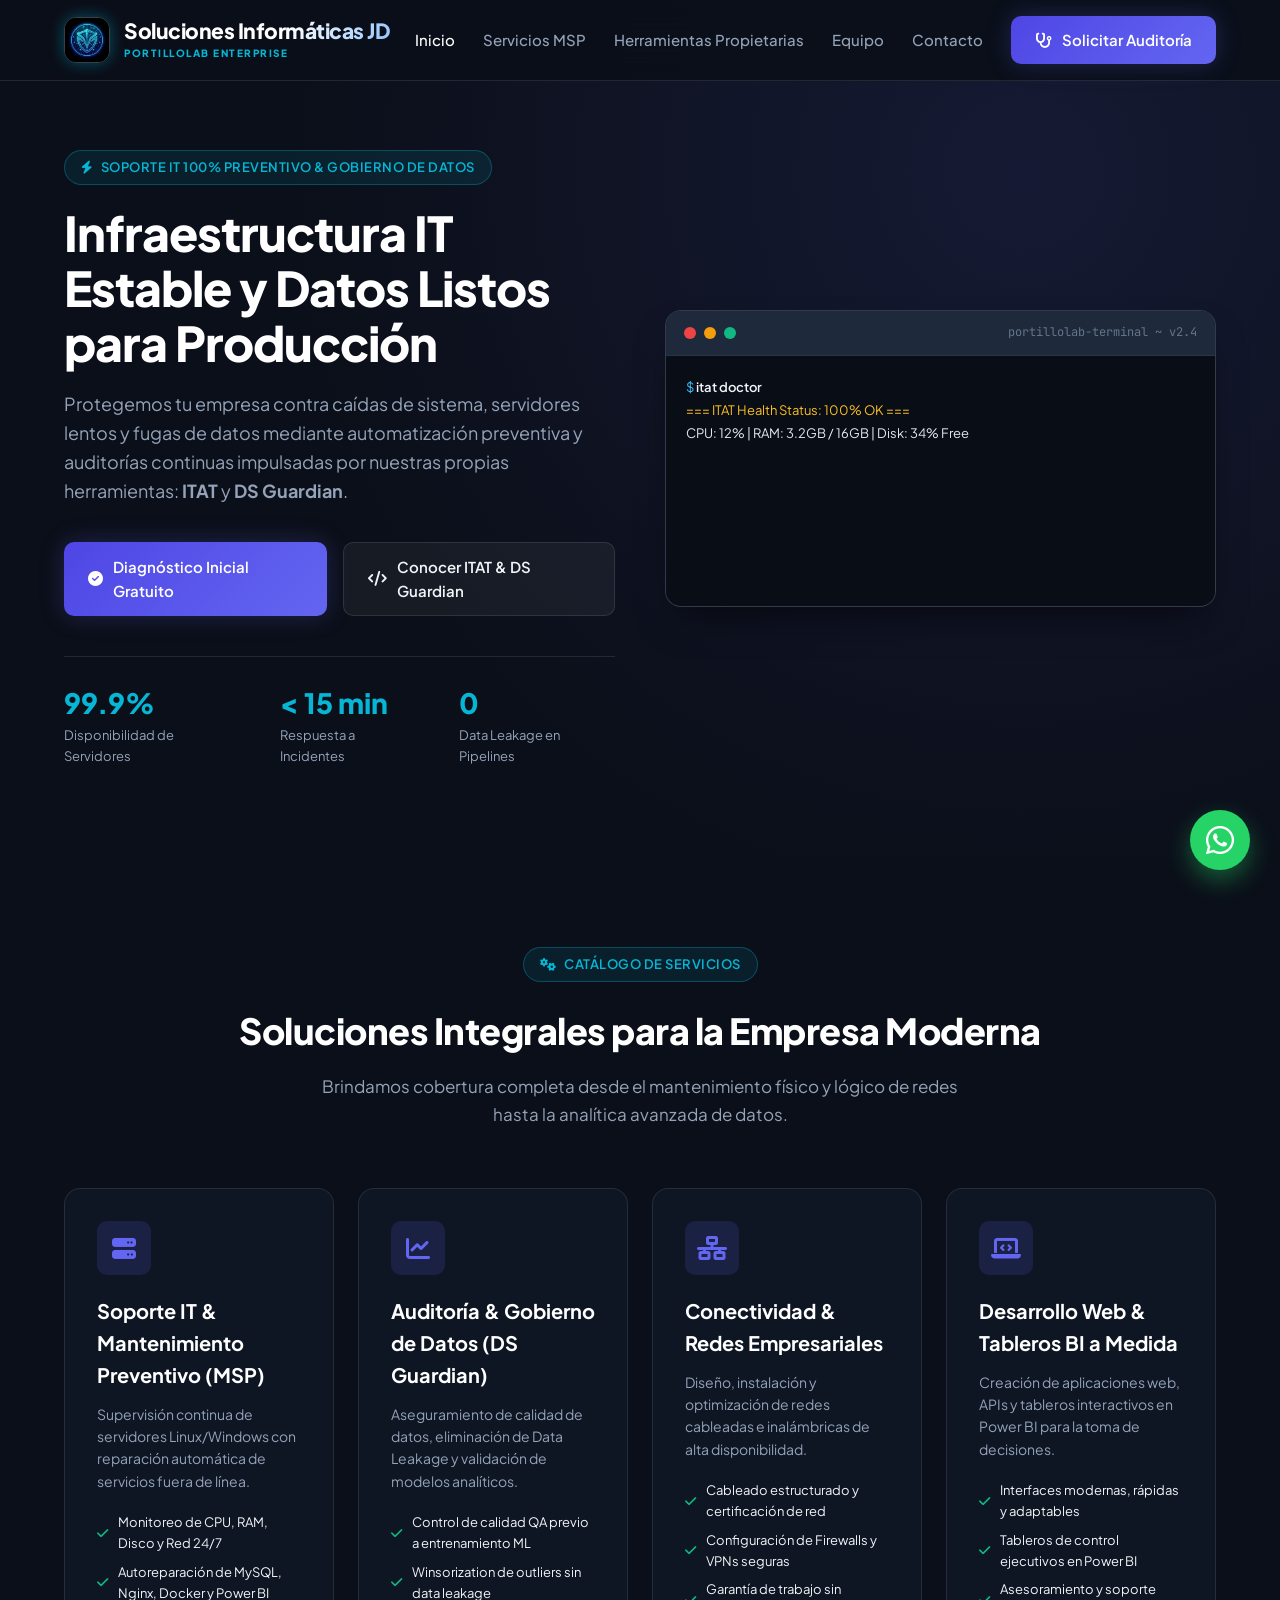
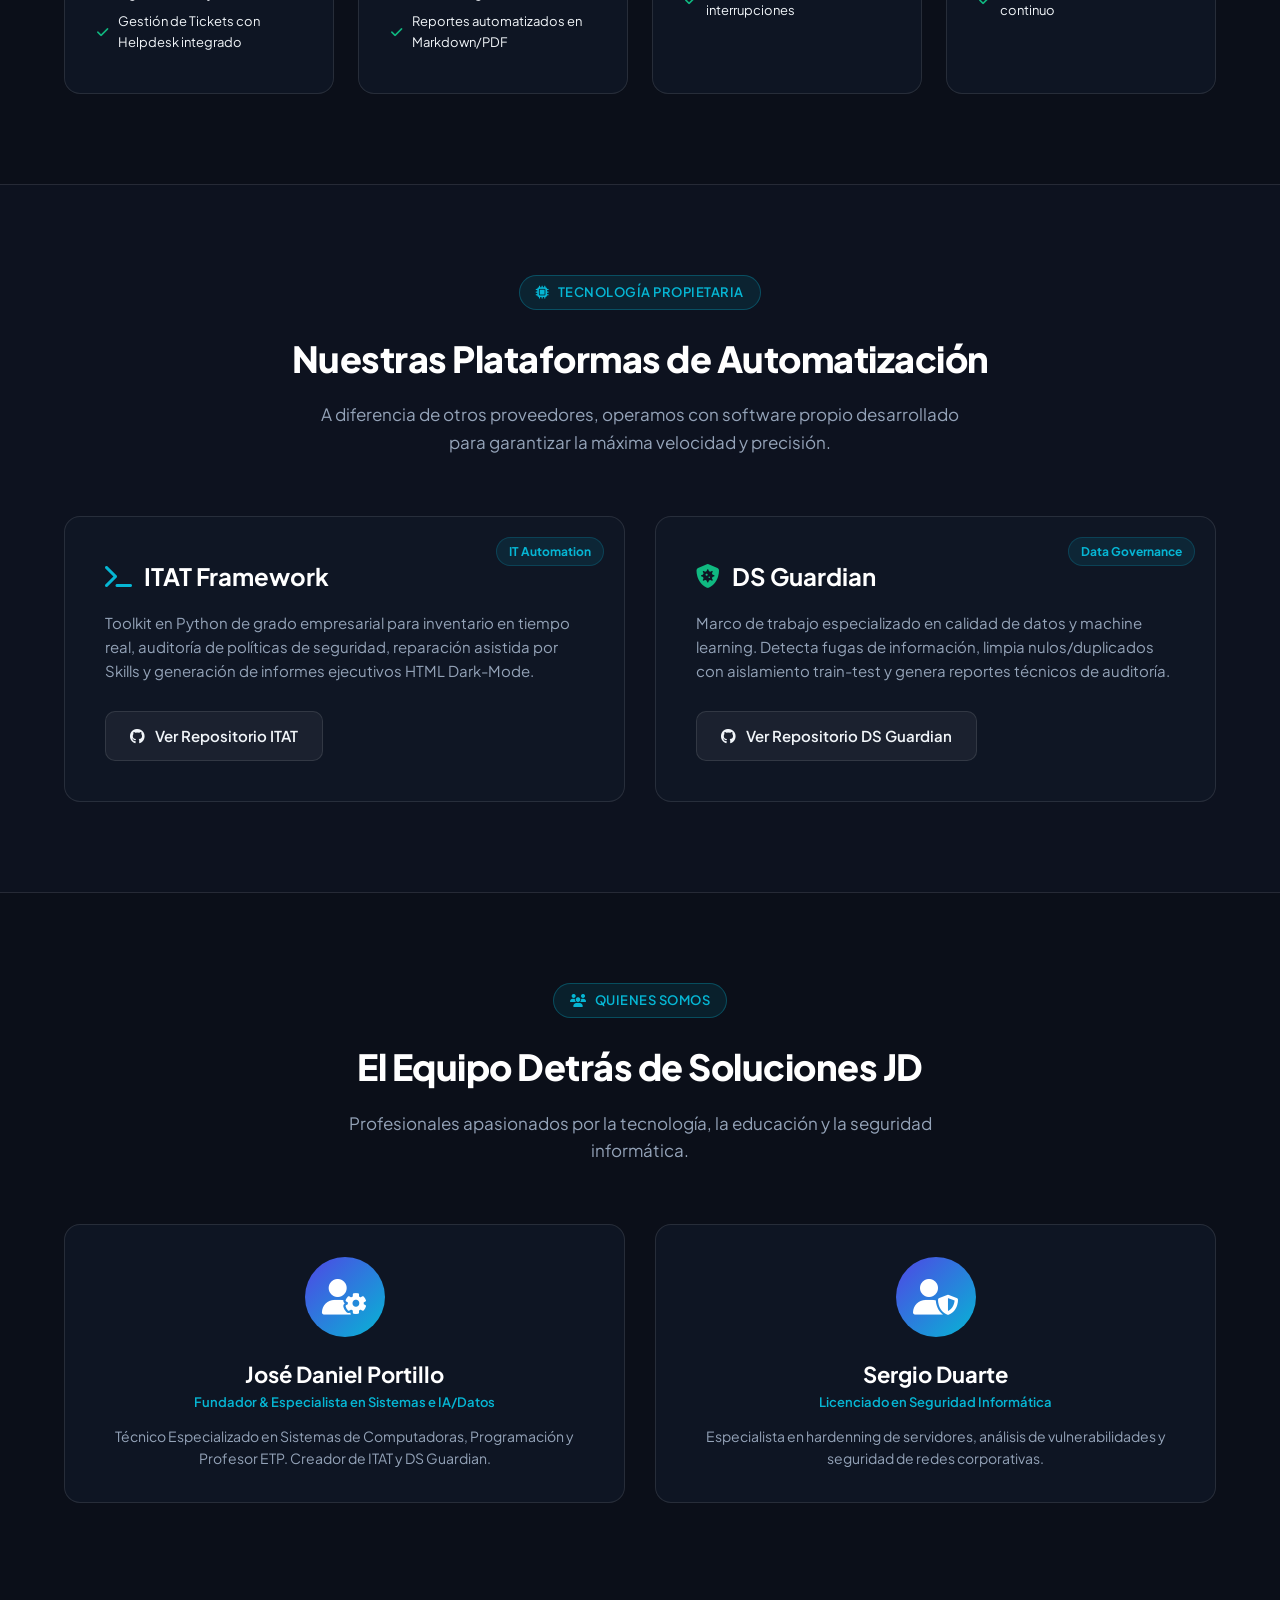
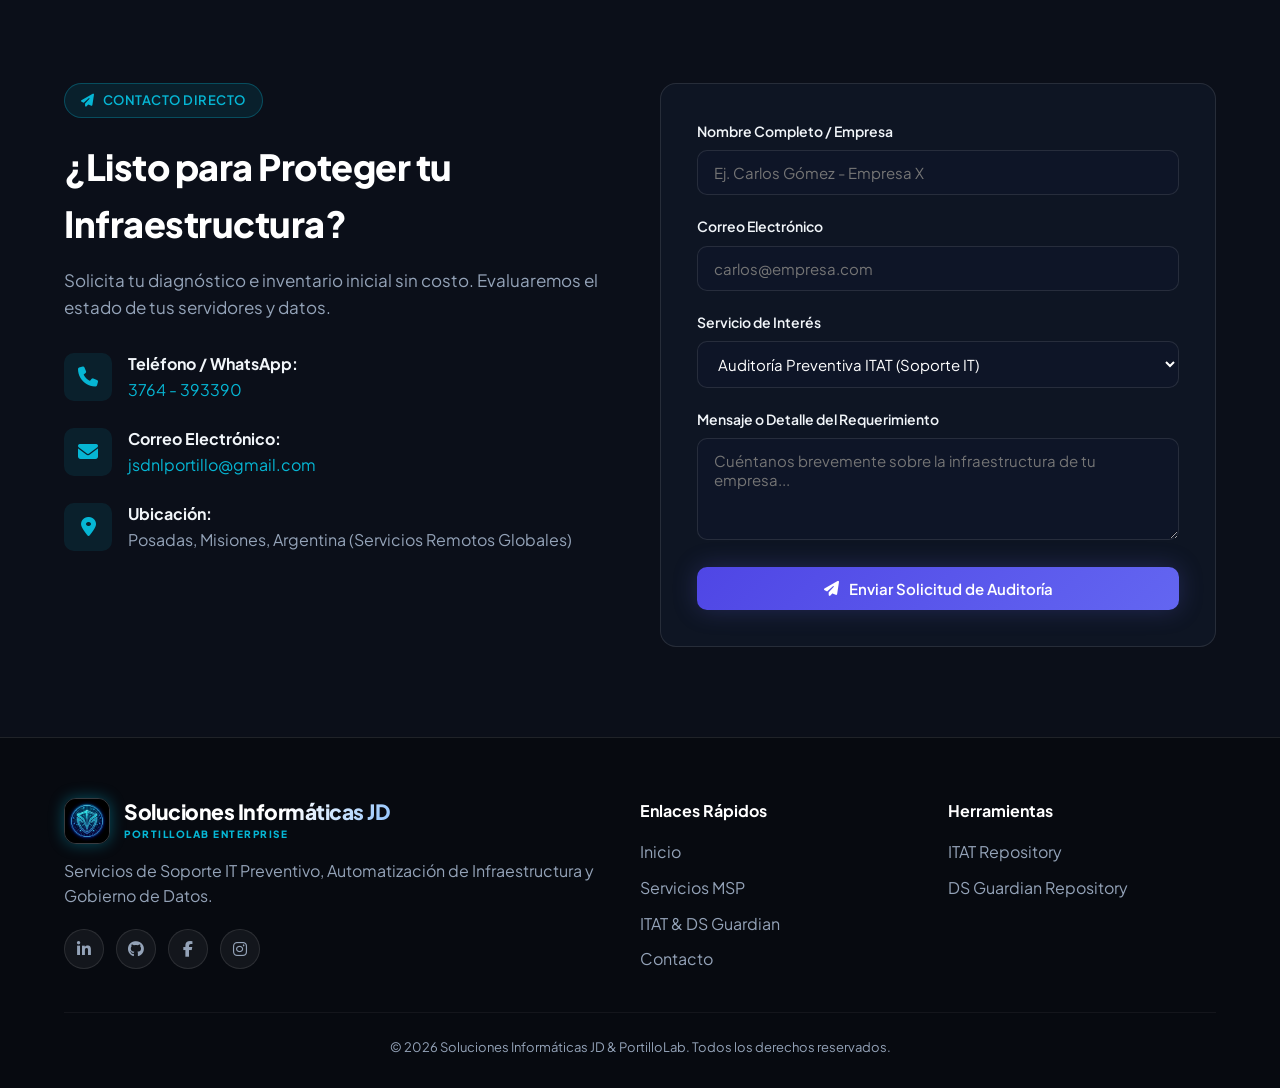
<file: index.html>
<!DOCTYPE html>
<html lang="es">

<head>
  <meta charset="utf-8">
  <meta name="viewport" content="width=device-width, initial-scale=1.0">
  <title>Soluciones Informáticas JD & PortilloLab | Soporte IT, Automatización y Datos</title>
  <meta name="description" content="Servicios profesionales de soporte IT preventivo, auditoría de infraestructura y gobierno de datos. Creadores de ITAT y DS Guardian.">
  <link rel="icon" type="image/x-icon" href="favicon_1.ico">
  <link rel="stylesheet" href="https://cdnjs.cloudflare.com/ajax/libs/font-awesome/6.5.1/css/all.min.css">
  <link rel="stylesheet" href="style.css">
  <script src="main.js" defer></script>
</head>

<body>

  <!-- Header & Glass Navigation -->
  <header>
    <div class="container nav-container">
      <a href="#" class="logo" id="logoLink">
        <img src="logo_jd.png" alt="Soluciones Informáticas JD" class="logo-img">
        <div class="logo-text">
          <span class="logo-title">Soluciones Informáticas JD</span>
          <span class="logo-subtitle">PortilloLab Enterprise</span>
        </div>
      </a>

      <button class="nav-toggle" id="navToggle" aria-label="Abrir Menú">
        <i class="fa-solid fa-bars"></i>
      </button>

      <ul class="nav-menu" id="navMenu">
        <li><a href="#inicio" class="nav-link active" id="navInicio">Inicio</a></li>
        <li><a href="#servicios" class="nav-link" id="navServicios">Servicios MSP</a></li>
        <li><a href="#herramientas" class="nav-link" id="navHerramientas">Herramientas Propietarias</a></li>
        <li><a href="#nosotros" class="nav-link" id="navNosotros">Equipo</a></li>
        <li><a href="#contacto" class="nav-link" id="navContacto">Contacto</a></li>
        <li><a href="#contacto" class="btn btn-primary" id="navCTA"><i class="fa-solid fa-stethoscope"></i> Solicitar Auditoría</a></li>
      </ul>
    </div>
  </header>

  <!-- Hero Section -->
  <section id="inicio" class="hero">
    <div class="container hero-grid">
      <div>
        <div class="badge"><i class="fa-solid fa-bolt"></i> Soporte IT 100% Preventivo & Gobierno de Datos</div>
        <h1 class="hero-title">Infraestructura IT Estable y Datos Listos para Producción</h1>
        <p class="hero-subtitle">
          Protegemos tu empresa contra caídas de sistema, servidores lentos y fugas de datos mediante automatización preventiva y auditorías continuas impulsadas por nuestras propias herramientas: <strong>ITAT</strong> y <strong>DS Guardian</strong>.
        </p>

        <div class="hero-cta">
          <a href="#contacto" class="btn btn-primary" id="heroBtnAudit">
            <i class="fa-solid fa-circle-check"></i> Diagnóstico Inicial Gratuito
          </a>
          <a href="#herramientas" class="btn btn-secondary" id="heroBtnTools">
            <i class="fa-solid fa-code"></i> Conocer ITAT & DS Guardian
          </a>
        </div>

        <div class="hero-stats">
          <div class="stat-item">
            <span class="stat-number">99.9%</span>
            <span class="stat-label">Disponibilidad de Servidores</span>
          </div>
          <div class="stat-item">
            <span class="stat-number">&lt; 15 min</span>
            <span class="stat-label">Respuesta a Incidentes</span>
          </div>
          <div class="stat-item">
            <span class="stat-number">0</span>
            <span class="stat-label">Data Leakage en Pipelines</span>
          </div>
        </div>
      </div>

      <!-- Live Terminal / Console Card Preview -->
      <div class="console-card">
        <div class="console-header">
          <div class="console-btn btn-red"></div>
          <div class="console-btn btn-yellow"></div>
          <div class="console-btn btn-green"></div>
          <span class="console-title">portillolab-terminal ~ v2.4</span>
        </div>
        <div class="console-body" id="consoleBody">
          <!-- Dynamic Terminal Content via main.js -->
        </div>
      </div>
    </div>
  </section>

  <!-- Services Section -->
  <section id="servicios" class="section">
    <div class="container">
      <div class="section-header text-center">
        <div class="badge"><i class="fa-solid fa-gears"></i> Catálogo de Servicios</div>
        <h2 class="section-title">Soluciones Integrales para la Empresa Moderna</h2>
        <p class="section-subtitle">Brindamos cobertura completa desde el mantenimiento físico y lógico de redes hasta la analítica avanzada de datos.</p>
      </div>

      <div class="services-grid">
        <!-- Service 1 -->
        <div class="service-card" id="cardMSP">
          <div class="service-icon"><i class="fa-solid fa-server"></i></div>
          <h3 class="service-title">Soporte IT & Mantenimiento Preventivo (MSP)</h3>
          <p class="service-desc">Supervisión continua de servidores Linux/Windows con reparación automática de servicios fuera de línea.</p>
          <ul class="service-features">
            <li><i class="fa-solid fa-check"></i> Monitoreo de CPU, RAM, Disco y Red 24/7</li>
            <li><i class="fa-solid fa-check"></i> Autoreparación de MySQL, Nginx, Docker y Power BI</li>
            <li><i class="fa-solid fa-check"></i> Gestión de Tickets con Helpdesk integrado</li>
          </ul>
        </div>

        <!-- Service 2 -->
        <div class="service-card" id="cardData">
          <div class="service-icon"><i class="fa-solid fa-chart-line"></i></div>
          <h3 class="service-title">Auditoría & Gobierno de Datos (DS Guardian)</h3>
          <p class="service-desc">Aseguramiento de calidad de datos, eliminación de Data Leakage y validación de modelos analíticos.</p>
          <ul class="service-features">
            <li><i class="fa-solid fa-check"></i> Control de calidad QA previo a entrenamiento ML</li>
            <li><i class="fa-solid fa-check"></i> Winsorization de outliers sin data leakage</li>
            <li><i class="fa-solid fa-check"></i> Reportes automatizados en Markdown/PDF</li>
          </ul>
        </div>

        <!-- Service 3 -->
        <div class="service-card" id="cardNet">
          <div class="service-icon"><i class="fa-solid fa-network-wired"></i></div>
          <h3 class="service-title">Conectividad & Redes Empresariales</h3>
          <p class="service-desc">Diseño, instalación y optimización de redes cableadas e inalámbricas de alta disponibilidad.</p>
          <ul class="service-features">
            <li><i class="fa-solid fa-check"></i> Cableado estructurado y certificación de red</li>
            <li><i class="fa-solid fa-check"></i> Configuración de Firewalls y VPNs seguras</li>
            <li><i class="fa-solid fa-check"></i> Garantía de trabajo sin interrupciones</li>
          </ul>
        </div>

        <!-- Service 4 -->
        <div class="service-card" id="cardDev">
          <div class="service-icon"><i class="fa-solid fa-laptop-code"></i></div>
          <h3 class="service-title">Desarrollo Web & Tableros BI a Medida</h3>
          <p class="service-desc">Creación de aplicaciones web, APIs y tableros interactivos en Power BI para la toma de decisiones.</p>
          <ul class="service-features">
            <li><i class="fa-solid fa-check"></i> Interfaces modernas, rápidas y adaptables</li>
            <li><i class="fa-solid fa-check"></i> Tableros de control ejecutivos en Power BI</li>
            <li><i class="fa-solid fa-check"></i> Asesoramiento y soporte continuo</li>
          </ul>
        </div>
      </div>
    </div>
  </section>

  <!-- Frameworks / Proprietary Tools Showcase -->
  <section id="herramientas" class="section tools-showcase">
    <div class="container">
      <div class="section-header text-center">
        <div class="badge"><i class="fa-solid fa-microchip"></i> Tecnología Propietaria</div>
        <h2 class="section-title">Nuestras Plataformas de Automatización</h2>
        <p class="section-subtitle">A diferencia de otros proveedores, operamos con software propio desarrollado para garantizar la máxima velocidad y precisión.</p>
      </div>

      <div class="tools-grid">
        <!-- Tool 1: ITAT -->
        <div class="tool-box" id="boxITAT">
          <span class="tool-badge">IT Automation</span>
          <h3 class="tool-title"><i class="fa-solid fa-terminal text-cyan"></i> ITAT Framework</h3>
          <p class="tool-desc">Toolkit en Python de grado empresarial para inventario en tiempo real, auditoría de políticas de seguridad, reparación asistida por Skills y generación de informes ejecutivos HTML Dark-Mode.</p>
          <a href="https://github.com/PortilloLab/it-automation-toolkit" target="_blank" class="btn btn-secondary" id="btnGithubITAT">
            <i class="fa-brands fa-github"></i> Ver Repositorio ITAT
          </a>
        </div>

        <!-- Tool 2: DS Guardian -->
        <div class="tool-box" id="boxDSGuardian">
          <span class="tool-badge">Data Governance</span>
          <h3 class="tool-title"><i class="fa-solid fa-shield-virus text-emerald"></i> DS Guardian</h3>
          <p class="tool-desc">Marco de trabajo especializado en calidad de datos y machine learning. Detecta fugas de información, limpia nulos/duplicados con aislamiento train-test y genera reportes técnicos de auditoría.</p>
          <a href="https://github.com/PortilloLab/ds_guardian" target="_blank" class="btn btn-secondary" id="btnGithubDSG">
            <i class="fa-brands fa-github"></i> Ver Repositorio DS Guardian
          </a>
        </div>
      </div>
    </div>
  </section>

  <!-- Team Section -->
  <section id="nosotros" class="section">
    <div class="container">
      <div class="section-header text-center">
        <div class="badge"><i class="fa-solid fa-users"></i> Quienes Somos</div>
        <h2 class="section-title">El Equipo Detrás de Soluciones JD</h2>
        <p class="section-subtitle">Profesionales apasionados por la tecnología, la educación y la seguridad informática.</p>
      </div>

      <div class="team-grid">
        <!-- Member 1 -->
        <div class="team-card" id="teamJose">
          <div class="team-avatar"><i class="fa-solid fa-user-gear"></i></div>
          <h3 class="team-name">José Daniel Portillo</h3>
          <p class="team-role">Fundador & Especialista en Sistemas e IA/Datos</p>
          <p class="team-bio">Técnico Especializado en Sistemas de Computadoras, Programación y Profesor ETP. Creador de ITAT y DS Guardian.</p>
        </div>

        <!-- Member 2 -->
        <div class="team-card" id="teamSergio">
          <div class="team-avatar"><i class="fa-solid fa-user-shield"></i></div>
          <h3 class="team-name">Sergio Duarte</h3>
          <p class="team-role">Licenciado en Seguridad Informática</p>
          <p class="team-bio">Especialista en hardenning de servidores, análisis de vulnerabilidades y seguridad de redes corporativas.</p>
        </div>
      </div>
    </div>
  </section>

  <!-- Contact Section -->
  <section id="contacto" class="section">
    <div class="container">
      <div class="contact-grid">
        <div>
          <div class="badge"><i class="fa-solid fa-paper-plane"></i> Contacto Directo</div>
          <h2 class="section-title">¿Listo para Proteger tu Infraestructura?</h2>
          <p class="section-subtitle" style="text-align: left;">Solicita tu diagnóstico e inventario inicial sin costo. Evaluaremos el estado de tus servidores y datos.</p>

          <div class="contact-info-list">
            <div class="contact-info-item">
              <div class="contact-icon"><i class="fa-solid fa-phone"></i></div>
              <div>
                <strong>Teléfono / WhatsApp:</strong>
                <p class="text-cyan">3764 - 393390</p>
              </div>
            </div>

            <div class="contact-info-item">
              <div class="contact-icon"><i class="fa-solid fa-envelope"></i></div>
              <div>
                <strong>Correo Electrónico:</strong>
                <p class="text-cyan">jsdnlportillo@gmail.com</p>
              </div>
            </div>

            <div class="contact-info-item">
              <div class="contact-icon"><i class="fa-solid fa-location-dot"></i></div>
              <div>
                <strong>Ubicación:</strong>
                <p class="text-muted">Posadas, Misiones, Argentina (Servicios Remotos Globales)</p>
              </div>
            </div>
          </div>
        </div>

        <!-- Contact Form -->
        <div class="contact-form">
          <form id="auditForm" action="procesar_contacto.php" method="POST">
            <div class="form-group">
              <label for="formName" class="form-label">Nombre Completo / Empresa</label>
              <input type="text" id="formName" name="nombre" class="form-input" placeholder="Ej. Carlos Gómez - Empresa X" required>
            </div>

            <div class="form-group">
              <label for="formEmail" class="form-label">Correo Electrónico</label>
              <input type="email" id="formEmail" name="email" class="form-input" placeholder="carlos@empresa.com" required>
            </div>

            <div class="form-group">
              <label for="formService" class="form-label">Servicio de Interés</label>
              <select id="formService" name="servicio" class="form-select">
                <option value="Auditoría Preventiva ITAT">Auditoría Preventiva ITAT (Soporte IT)</option>
                <option value="Auditoría de Datos DS Guardian">Auditoría & Gobierno de Datos (DS Guardian)</option>
                <option value="Conectividad y Redes">Conectividad, Firewalls y Redes</option>
                <option value="Desarrollo Web / Power BI">Desarrollo Web / Tableros Power BI</option>
              </select>
            </div>

            <div class="form-group">
              <label for="formMessage" class="form-label">Mensaje o Detalle del Requerimiento</label>
              <textarea id="formMessage" name="mensaje" class="form-textarea" rows="4" placeholder="Cuéntanos brevemente sobre la infraestructura de tu empresa..." required></textarea>
            </div>

            <button type="submit" class="btn btn-primary" style="width: 100%;" id="btnSubmitForm">
              <i class="fa-solid fa-paper-plane"></i> Enviar Solicitud de Auditoría
            </button>
            <div id="formResponse" style="display: none;"></div>
          </form>
        </div>
      </div>
    </div>
  </section>

  <!-- Footer -->
  <footer>
    <div class="container">
      <div class="footer-grid">
        <div>
          <div class="logo" style="margin-bottom: 14px;">
            <img src="logo_jd.png" alt="Soluciones Informáticas JD" class="logo-img">
            <div class="logo-text">
              <span class="logo-title">Soluciones Informáticas JD</span>
              <span class="logo-subtitle">PortilloLab Enterprise</span>
            </div>
          </div>
          <p class="text-muted">Servicios de Soporte IT Preventivo, Automatización de Infraestructura y Gobierno de Datos.</p>
          <div class="footer-socials">
            <a href="https://www.linkedin.com/in/jos%C3%A9-daniel-portillo-84657025/" target="_blank" class="social-btn" aria-label="LinkedIn"><i class="fa-brands fa-linkedin-in"></i></a>
            <a href="https://github.com/PortilloLab" target="_blank" class="social-btn" aria-label="GitHub"><i class="fa-brands fa-github"></i></a>
            <a href="https://www.facebook.com/harsoftec/" target="_blank" class="social-btn" aria-label="Facebook"><i class="fa-brands fa-facebook-f"></i></a>
            <a href="https://www.instagram.com/#reactivated" target="_blank" class="social-btn" aria-label="Instagram"><i class="fa-brands fa-instagram"></i></a>
          </div>
        </div>

        <div>
          <h4 style="color: #fff; margin-bottom: 16px;">Enlaces Rápidos</h4>
          <ul style="list-style: none; display: flex; flex-direction: column; gap: 10px;">
            <li><a href="#inicio" class="text-muted" style="text-decoration: none;">Inicio</a></li>
            <li><a href="#servicios" class="text-muted" style="text-decoration: none;">Servicios MSP</a></li>
            <li><a href="#herramientas" class="text-muted" style="text-decoration: none;">ITAT & DS Guardian</a></li>
            <li><a href="#contacto" class="text-muted" style="text-decoration: none;">Contacto</a></li>
          </ul>
        </div>

        <div>
          <h4 style="color: #fff; margin-bottom: 16px;">Herramientas</h4>
          <ul style="list-style: none; display: flex; flex-direction: column; gap: 10px;">
            <li><a href="https://github.com/PortilloLab/it-automation-toolkit" target="_blank" class="text-muted" style="text-decoration: none;">ITAT Repository</a></li>
            <li><a href="https://github.com/PortilloLab/ds_guardian" target="_blank" class="text-muted" style="text-decoration: none;">DS Guardian Repository</a></li>
          </ul>
        </div>
      </div>

      <div class="footer-bottom">
        <p>&copy; 2026 Soluciones Informáticas JD & PortilloLab. Todos los derechos reservados.</p>
      </div>
    </div>
  </footer>

  <!-- Floating WhatsApp Button -->
  <a href="https://api.whatsapp.com/send?phone=543764393390&text=Hola!%20Me%20interesa%20solicitar%20un%20diagn%C3%B3stico%20de%20infraestructura%20IT" target="_blank" class="whatsapp-float" aria-label="Contacto WhatsApp" id="floatWhatsApp">
    <i class="fa-brands fa-whatsapp"></i>
  </a>

</body>

</html>
</file>
<file: style.css>
/* ==========================================================================
   DISEÑO DEL SISTEMA VISUAL - SOLUCIONES INFORMÁTICA JD & PORTILLOLAB
   Estilo: High-Tech Dark / Premium Glassmorphism (2026 Edition)
   ========================================================================== */

@import url('https://fonts.googleapis.com/css2?family=Plus+Jakarta+Sans:wght@300;400;500;600;700;800&family=JetBrains+Mono:wght@400;500;600&display=swap');

:root {
    --bg-main: #0b0f19;
    --bg-card: rgba(17, 24, 39, 0.75);
    --bg-card-hover: rgba(30, 41, 59, 0.85);
    --bg-header: rgba(11, 15, 25, 0.9);
    
    --color-primary: #4f46e5;
    --color-primary-hover: #6366f1;
    --color-secondary: #06b6d4;
    --color-success: #10b981;
    --color-warning: #f59e0b;
    --color-danger: #ef4444;
    --color-info: #3b82f6;
    
    --text-main: #f1f5f9;
    --text-muted: #94a3b8;
    --text-white: #ffffff;
    
    --border-glass: rgba(255, 255, 255, 0.1);
    --border-glow: rgba(99, 102, 241, 0.4);
    
    --font-sans: 'Plus Jakarta Sans', sans-serif;
    --font-mono: 'JetBrains Mono', monospace;
    
    --border-radius-lg: 16px;
    --border-radius-md: 10px;
    --border-radius-sm: 6px;
    
    --shadow-premium: 0 20px 40px -15px rgba(0, 0, 0, 0.6);
    --shadow-glow: 0 0 25px rgba(99, 102, 241, 0.25);
    --transition: all 0.3s cubic-bezier(0.4, 0, 0.2, 1);
}

/* Reset Global */
* {
    margin: 0;
    padding: 0;
    box-sizing: border-box;
    font-family: var(--font-sans);
    scroll-behavior: smooth;
    list-style: none !important;
    text-decoration: none;
}

body {
    background-color: var(--bg-main);
    color: var(--text-main);
    line-height: 1.6;
    overflow-x: hidden;
}

/* Layout Container */
.container {
    width: 100%;
    max-width: 1200px;
    margin: 0 auto;
    padding: 0 24px;
}

/* Utility Classes */
.text-center { text-align: center; }
.text-cyan { color: var(--color-secondary) !important; }
.text-emerald { color: var(--color-success) !important; }
.text-muted { color: var(--text-muted) !important; }
.text-green { color: var(--color-success) !important; }
.text-danger { color: #f87171 !important; }
.d-none { display: none !important; }

.badge {
    display: inline-flex;
    align-items: center;
    gap: 8px;
    background: rgba(6, 182, 212, 0.1);
    border: 1px solid rgba(6, 182, 212, 0.3);
    color: var(--color-secondary);
    padding: 6px 16px;
    border-radius: 30px;
    font-size: 13px;
    font-weight: 600;
    margin-bottom: 20px;
    text-transform: uppercase;
    letter-spacing: 0.5px;
}

.section {
    padding: 90px 0;
    position: relative;
}

.section-header {
    margin-bottom: 60px;
}

.section-title {
    font-size: 36px;
    font-weight: 800;
    color: var(--text-white);
    letter-spacing: -0.5px;
    margin-bottom: 14px;
}

.section-subtitle {
    font-size: 17px;
    color: var(--text-muted);
    max-width: 650px;
    margin: 0 auto;
}

/* Buttons */
.btn {
    display: inline-flex;
    align-items: center;
    justify-content: center;
    gap: 10px;
    padding: 12px 24px;
    font-size: 15px;
    font-weight: 600;
    border-radius: var(--border-radius-md);
    cursor: pointer;
    transition: var(--transition);
    border: none;
}

.btn-primary {
    background: linear-gradient(135deg, var(--color-primary), var(--color-primary-hover));
    color: #ffffff !important;
    box-shadow: var(--shadow-glow);
}

.btn-primary:hover {
    transform: translateY(-2px);
    box-shadow: 0 0 30px rgba(99, 102, 241, 0.5);
}

.btn-secondary {
    background: rgba(255, 255, 255, 0.05);
    border: 1px solid var(--border-glass);
    color: var(--text-main) !important;
}

.btn-secondary:hover {
    background: rgba(255, 255, 255, 0.1);
    border-color: var(--color-secondary);
    color: var(--text-white) !important;
    transform: translateY(-2px);
}

/* Header & Glass Navbar */
header {
    position: fixed;
    top: 0;
    left: 0;
    width: 100%;
    z-index: 1000;
    background: var(--bg-header);
    backdrop-filter: blur(16px);
    border-bottom: 1px solid var(--border-glass);
}

.nav-container {
    display: flex;
    justify-content: space-between;
    align-items: center;
    height: 80px;
}

.logo {
    display: flex;
    align-items: center;
    gap: 14px;
    text-decoration: none;
}

.logo-img {
    height: 46px;
    width: 46px;
    object-fit: cover;
    border-radius: 12px;
    box-shadow: 0 0 15px rgba(6, 182, 212, 0.4);
    border: 1px solid rgba(255, 255, 255, 0.2);
    transition: var(--transition);
}

.logo:hover .logo-img {
    transform: scale(1.08) rotate(3deg);
    box-shadow: 0 0 25px rgba(99, 102, 241, 0.6);
}

.logo-icon {
    width: 48px;
    height: 48px;
    background: linear-gradient(135deg, #6366f1 0%, #06b6d4 50%, #10b981 100%);
    border-radius: 12px;
    display: flex;
    align-items: center;
    justify-content: center;
    color: #ffffff;
    font-size: 22px;
    box-shadow: 0 0 20px rgba(6, 182, 212, 0.4), inset 0 0 10px rgba(255, 255, 255, 0.3);
    border: 1px solid rgba(255, 255, 255, 0.25);
    transition: var(--transition);
}

.logo:hover .logo-icon {
    transform: rotate(5deg) scale(1.08);
    box-shadow: 0 0 30px rgba(99, 102, 241, 0.6);
}

.logo-text {
    display: flex;
    flex-direction: column;
}

.logo-title {
    font-size: 21px;
    font-weight: 800;
    color: #ffffff;
    line-height: 1.15;
    letter-spacing: -0.5px;
    background: linear-gradient(120deg, #ffffff 60%, #93c5fd 100%);
    -webkit-background-clip: text;
    -webkit-text-fill-color: transparent;
}

.logo-subtitle {
    font-size: 10px;
    color: var(--color-secondary);
    font-weight: 800;
    letter-spacing: 1.5px;
    text-transform: uppercase;
    margin-top: 2px;
}

.nav-menu {
    display: flex;
    align-items: center;
    gap: 28px;
    list-style: none !important;
}

.nav-link {
    color: var(--text-muted);
    font-weight: 500;
    font-size: 15px;
    transition: var(--transition);
}

.nav-link:hover, .nav-link.active {
    color: var(--text-white);
}

.nav-toggle {
    display: none;
    background: transparent;
    border: none;
    color: var(--text-white);
    font-size: 24px;
    cursor: pointer;
}

/* Hero Section */
.hero {
    padding-top: 150px;
    padding-bottom: 90px;
    position: relative;
    background: radial-gradient(circle at 80% 20%, rgba(99, 102, 241, 0.12) 0%, transparent 60%);
}

.hero-grid {
    display: grid;
    grid-template-columns: 1fr 1fr;
    gap: 50px;
    align-items: center;
}

.hero-title {
    font-size: 48px;
    font-weight: 800;
    line-height: 1.15;
    color: var(--text-white);
    margin-bottom: 20px;
    letter-spacing: -1px;
}

.hero-subtitle {
    font-size: 18px;
    color: var(--text-muted);
    margin-bottom: 36px;
    line-height: 1.6;
}

.hero-cta {
    display: flex;
    gap: 16px;
    margin-bottom: 40px;
}

.hero-stats {
    display: flex;
    gap: 40px;
    border-top: 1px solid var(--border-glass);
    padding-top: 24px;
}

.stat-item {
    display: flex;
    flex-direction: column;
}

.stat-number {
    font-size: 28px;
    font-weight: 800;
    color: var(--color-secondary);
}

.stat-label {
    font-size: 13px;
    color: var(--text-muted);
}

/* Terminal Console Box */
.console-card {
    background: #0f172a;
    border: 1px solid rgba(255, 255, 255, 0.15);
    border-radius: var(--border-radius-lg);
    box-shadow: var(--shadow-premium);
    overflow: hidden;
}

.console-header {
    background: #1e293b;
    padding: 12px 18px;
    display: flex;
    align-items: center;
    gap: 8px;
    border-bottom: 1px solid rgba(255, 255, 255, 0.05);
}

.console-btn {
    width: 12px;
    height: 12px;
    border-radius: 50%;
}

.btn-red { background: #ef4444; }
.btn-yellow { background: #f59e0b; }
.btn-green { background: #10b981; }

.console-title {
    margin-left: auto;
    font-family: var(--font-mono);
    font-size: 12px;
    color: #64748b;
}

.console-body {
    padding: 20px;
    font-family: var(--font-mono);
    font-size: 13px;
    min-height: 250px;
    background-color: #090d16;
    color: #e2e8f0;
    line-height: 1.8;
}

.console-prompt { color: #38bdf8; }
.console-cmd { color: #f1f5f9; font-weight: 600; }
.console-success { color: #4ade80; }
.console-info { color: #fbbf24; }

/* Service Cards */
.services-grid {
    display: grid;
    grid-template-columns: repeat(auto-fit, minmax(270px, 1fr));
    gap: 24px;
}

.service-card {
    background: var(--bg-card);
    backdrop-filter: blur(12px);
    border: 1px solid var(--border-glass);
    border-radius: var(--border-radius-lg);
    padding: 32px;
    transition: var(--transition);
}

.service-card:hover {
    background: var(--bg-card-hover);
    border-color: var(--border-glow);
    transform: translateY(-5px);
    box-shadow: var(--shadow-premium), var(--shadow-glow);
}

.service-icon {
    width: 54px;
    height: 54px;
    background: rgba(99, 102, 241, 0.15);
    color: var(--color-primary-hover);
    border-radius: var(--border-radius-md);
    display: flex;
    align-items: center;
    justify-content: center;
    font-size: 24px;
    margin-bottom: 20px;
}

.service-title {
    font-size: 20px;
    font-weight: 700;
    color: var(--text-white);
    margin-bottom: 12px;
}

.service-desc {
    font-size: 14px;
    color: var(--text-muted);
    margin-bottom: 20px;
}

.service-features li {
    display: flex;
    align-items: center;
    gap: 10px;
    font-size: 13px;
    color: var(--text-main);
    margin-bottom: 8px;
    list-style: none !important;
}

.service-features li i {
    color: var(--color-success);
}

/* Frameworks Showcase */
.tools-showcase {
    background: rgba(15, 23, 42, 0.4);
    border-top: 1px solid var(--border-glass);
    border-bottom: 1px solid var(--border-glass);
}

.tools-grid {
    display: grid;
    grid-template-columns: 1fr 1fr;
    gap: 30px;
}

.tool-box {
    background: var(--bg-card);
    border: 1px solid var(--border-glass);
    border-radius: var(--border-radius-lg);
    padding: 40px;
    position: relative;
}

.tool-badge {
    position: absolute;
    top: 20px;
    right: 20px;
    background: rgba(6, 182, 212, 0.1);
    color: var(--color-secondary);
    border: 1px solid rgba(6, 182, 212, 0.2);
    font-size: 12px;
    font-weight: 700;
    padding: 4px 12px;
    border-radius: 20px;
}

.tool-title {
    font-size: 24px;
    color: var(--text-white);
    margin-bottom: 16px;
    display: flex;
    align-items: center;
    gap: 12px;
}

.tool-desc {
    font-size: 15px;
    color: var(--text-muted);
    margin-bottom: 28px;
}

/* Team Grid */
.team-grid {
    display: grid;
    grid-template-columns: 1fr 1fr;
    gap: 30px;
}

.team-card {
    background: var(--bg-card);
    border: 1px solid var(--border-glass);
    border-radius: var(--border-radius-lg);
    padding: 32px;
    text-align: center;

}

.team-avatar {
    width: 80px;
    height: 80px;
    background: linear-gradient(135deg, var(--color-primary), var(--color-secondary));
    border-radius: 50%;
    margin: 0 auto 20px;
    display: flex;
    align-items: center;
    justify-content: center;
    font-size: 36px;
    color: #ffffff;
}

.team-name {
    font-size: 22px;
    color: var(--text-white);
    font-weight: 700;
}

.team-role {
    font-size: 13px;
    color: var(--color-secondary);
    font-weight: 600;
    margin-bottom: 12px;
}

.team-bio {
    font-size: 14px;
    color: var(--text-muted);
}

/* Contact Grid & Form */
.contact-grid {
    display: grid;
    grid-template-columns: 1fr 1fr;
    gap: 40px;
}

.contact-info-list {
    display: flex;
    flex-direction: column;
    gap: 24px;
    margin-top: 30px;
}

.contact-info-item {
    display: flex;
    align-items: center;
    gap: 16px;
}

.contact-icon {
    width: 48px;
    height: 48px;
    background: rgba(6, 182, 212, 0.1);
    color: var(--color-secondary);
    border-radius: var(--border-radius-md);
    display: flex;
    align-items: center;
    justify-content: center;
    font-size: 20px;
}

.contact-form {
    background: var(--bg-card);
    border: 1px solid var(--border-glass);
    border-radius: var(--border-radius-lg);
    padding: 36px;
}

.form-group {
    margin-bottom: 20px;
}

.form-label {
    display: block;
    font-size: 14px;
    color: var(--text-main);
    font-weight: 600;
    margin-bottom: 8px;
}

.form-input, .form-select, .form-textarea {
    width: 100%;
    padding: 12px 16px;
    background: rgba(15, 23, 42, 0.6);
    border: 1px solid var(--border-glass);
    border-radius: var(--border-radius-md);
    color: #ffffff;
    font-size: 15px;
    outline: none;
    transition: var(--transition);
}

.form-input:focus, .form-select:focus, .form-textarea:focus {
    border-color: var(--color-primary-hover);
    box-shadow: 0 0 15px rgba(99, 102, 241, 0.2);
}

/* Footer & Socials */
footer {
    background: #070a10;
    border-top: 1px solid var(--border-glass);
    padding: 60px 0 30px;
}

.footer-grid {
    display: grid;
    grid-template-columns: 2fr 1fr 1fr;
    gap: 40px;
    margin-bottom: 40px;
}

.footer-socials {
    display: flex;
    gap: 12px;
    margin-top: 20px;
}

.social-btn {
    width: 40px;
    height: 40px;
    background: rgba(255, 255, 255, 0.05);
    border: 1px solid var(--border-glass);
    border-radius: 50%;
    display: flex;
    align-items: center;
    justify-content: center;
    color: var(--text-muted);
    transition: var(--transition);
}

.social-btn:hover {
    background: var(--color-primary);
    color: #ffffff;
    transform: translateY(-3px);
}

.footer-bottom {
    text-align: center;
    border-top: 1px solid rgba(255, 255, 255, 0.05);
    padding-top: 24px;
    font-size: 13px;
    color: var(--text-muted);
}

/* Floating WhatsApp Button */
.whatsapp-float {
    position: fixed;
    bottom: 30px;
    right: 30px;
    width: 60px;
    height: 60px;
    background: #25d366;
    color: #ffffff;
    border-radius: 50%;
    display: flex;
    align-items: center;
    justify-content: center;
    font-size: 32px;
    box-shadow: 0 10px 25px rgba(37, 211, 102, 0.4);
    z-index: 999;
    transition: var(--transition);
}

.whatsapp-float:hover {
    transform: scale(1.1);
    box-shadow: 0 15px 30px rgba(37, 211, 102, 0.6);
}

/* Media Queries (Responsive Design) */
@media (max-width: 992px) {
    .hero-grid, .tools-grid, .team-grid, .contact-grid, .footer-grid {
        grid-template-columns: 1fr;
    }
    
    .nav-toggle { display: block; }
    
    .nav-menu {
        position: fixed;
        top: 80px;
        left: -100%;
        width: 100%;
        height: calc(100vh - 80px);
        background: var(--bg-main);
        flex-direction: column;
        justify-content: center;
        transition: var(--transition);
    }
    
    .nav-menu.active { left: 0; }
}
</file>
